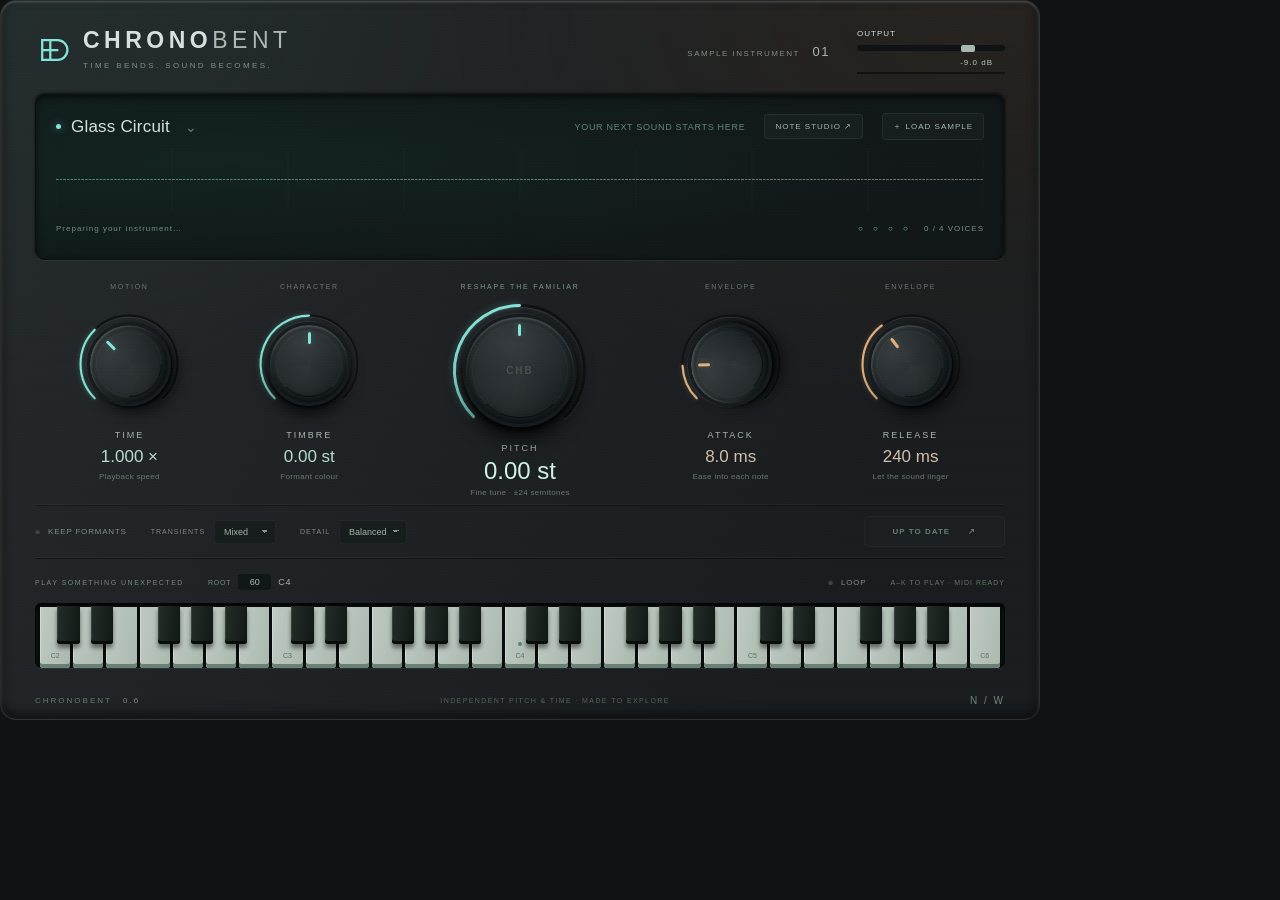
<file: plugin/resources/web/index.html>
<!doctype html>
<!-- SPDX-License-Identifier: MIT; Copyright (c) 2026 Nicolas Wehmeyer -->
<html lang="en"><head><meta charset="utf-8"><meta name="viewport" content="width=device-width,initial-scale=1"><meta http-equiv="Content-Security-Policy" content="default-src 'none'; script-src 'self'; style-src 'self' 'unsafe-inline'; img-src 'self' data:; font-src 'self'"><title>ChronoBent · Sample instrument</title><link rel="stylesheet" href="style.css"></head>
<body><main class="chassis">
<header><div class="brand"><svg viewBox="0 0 40 40" aria-hidden="true"><path d="M8 9h17a11 11 0 0 1 0 22H8V9zm0 11h18M17 9v22"/></svg><div><h1>CHRONO<span>BENT</span></h1><p>TIME BENDS. SOUND BECOMES.</p></div></div><div class="top-right"><span class="edition">SAMPLE INSTRUMENT <b>01</b></span><div class="output"><label for="gain">OUTPUT</label><input id="gain" type="range" min="0" max="1" step=".001" aria-label="Output gain"><output id="gain-value">−9.0 dB</output><div class="meter"><i id="meter"></i></div></div></div></header>
<section class="display" aria-label="Sample and waveform"><div class="display-top"><div class="sample-name"><span class="signal-dot"></span><button id="presets" aria-haspopup="true" aria-expanded="false"><span id="sample-name">Glass Circuit</span><span class="chevron">⌄</span></button><div id="preset-menu" hidden><button data-preset="0">01 <b>Glass Circuit</b><small>Bright · crystalline</small></button><button data-preset="1">02 <b>Soft Current</b><small>Warm · sustained</small></button><button data-preset="2">03 <b>Copper Bloom</b><small>Textured · percussive</small></button></div></div><div class="sample-meta"><span id="sample-meta">YOUR NEXT SOUND STARTS HERE</span><button id="tune" class="quiet" disabled title="Tune a recorded solo voice or melody">NOTE STUDIO ↗</button><button id="load" class="quiet">＋ LOAD SAMPLE</button></div></div><canvas id="waveform" width="1800" height="180" aria-label="Sample waveform"></canvas><div class="display-bottom"><span id="status" role="status">Preparing your instrument…</span><span id="progress-text"></span><span class="voice-display"><i id="voice-dots">○ ○ ○ ○</i> <span id="voice-count">0 / 4 VOICES</span></span></div><div class="progress"><i id="progress"></i></div></section>
<section class="controls" aria-label="Sound controls"><div class="knob-unit" data-param="1"><div class="section-label">MOTION</div><div class="knob" role="slider" tabindex="0" aria-label="Time"><svg class="arc" viewBox="0 0 120 120"><path class="track"/><path class="fill"/></svg><div class="dial"><i></i></div></div><label>TIME</label><input class="value" aria-label="Time value"><small>Playback speed</small></div><div class="knob-unit" data-param="2"><div class="section-label">CHARACTER</div><div class="knob" role="slider" tabindex="0" aria-label="Timbre"><svg class="arc" viewBox="0 0 120 120"><path class="track"/><path class="fill"/></svg><div class="dial"><i></i></div></div><label>TIMBRE</label><input class="value" aria-label="Timbre value"><small>Formant colour</small></div><div class="knob-unit hero" data-param="0"><div class="section-label">RESHAPE THE FAMILIAR</div><div class="knob" role="slider" tabindex="0" aria-label="Pitch"><svg class="arc" viewBox="0 0 120 120"><path class="track"/><path class="fill"/></svg><div class="dial"><i></i><span>CHB</span></div></div><label>PITCH</label><input class="value" aria-label="Pitch value"><small>Fine tune · ±24 semitones</small></div><div class="knob-unit warm" data-param="3"><div class="section-label">ENVELOPE</div><div class="knob" role="slider" tabindex="0" aria-label="Attack"><svg class="arc" viewBox="0 0 120 120"><path class="track"/><path class="fill"/></svg><div class="dial"><i></i></div></div><label>ATTACK</label><input class="value" aria-label="Attack value"><small>Ease into each note</small></div><div class="knob-unit warm" data-param="4"><div class="section-label">ENVELOPE</div><div class="knob" role="slider" tabindex="0" aria-label="Release"><svg class="arc" viewBox="0 0 120 120"><path class="track"/><path class="fill"/></svg><div class="dial"><i></i></div></div><label>RELEASE</label><input class="value" aria-label="Release value"><small>Let the sound linger</small></div></section>
<section class="options" aria-label="Instrument settings"><div class="option-group"><button id="formants" class="toggle" aria-pressed="false"><i></i>KEEP FORMANTS</button><label>TRANSIENTS <select id="transients"><option>Smooth</option><option>Crisp</option><option selected>Mixed</option></select></label><label>DETAIL <select id="profile"><option>Compact</option><option selected>Balanced</option><option>Detailed</option></select></label></div><button id="apply" disabled>UP TO DATE <span>↗</span></button></section>
<section class="play" aria-label="Performance keyboard"><div class="keyboard-top"><div><span class="tiny-title">PLAY SOMETHING UNEXPECTED</span><label class="root-label">ROOT <input id="root" type="number" min="24" max="103" value="60" aria-label="Root MIDI note"><span id="root-name">C4</span></label></div><div><button id="loop" class="toggle" aria-pressed="false"><i></i>LOOP</button><span class="keyboard-hint">A–K TO PLAY · MIDI READY</span></div></div><div id="keyboard" aria-label="Four-octave MIDI keyboard"></div></section>
<footer><span class="footer-brand">CHRONOBENT <b>0.6</b></span><span id="notice">INDEPENDENT PITCH & TIME · MADE TO EXPLORE</span><span class="footer-mark">N / W</span></footer>
</main><script src="controls.js"></script><script src="script.js"></script></body></html>
</file>
<file: plugin/resources/web/style.css>
/* SPDX-License-Identifier: MIT; Copyright (c) 2026 Nicolas Wehmeyer */
:root{color-scheme:dark;--teal:#83e4d7;--amber:#dfaf80;--muted:#788181;--ink:#d8dfdc;--accent:var(--teal);font-family:-apple-system,BlinkMacSystemFont,"Segoe UI",sans-serif;font-size:12px;font-weight:450}*{box-sizing:border-box}body{margin:0;background:#101213;color:var(--ink);overflow:hidden;user-select:none}button,input,select{font:inherit;color:inherit}button{cursor:pointer}button:focus-visible,input:focus-visible,select:focus-visible,[tabindex]:focus-visible{outline:2px solid var(--teal);outline-offset:4px}button{border:0}button:disabled{cursor:default}button:active:not(:disabled){transform:translateY(1px)}.chassis{width:1040px;height:720px;padding:28px 34px 0;position:relative;overflow:hidden;background:radial-gradient(ellipse at 1% 0%,#23353365,transparent 40%),radial-gradient(ellipse at 95% 0%,#3c2c1e55,transparent 40%),linear-gradient(115deg,#25292b,#202325 35%,#1a1d1f 80%);border:1px solid #4b505044;border-radius:16px;box-shadow:inset 0 2px 2px #c0c9c92a,inset 0 -5px 12px #0009,inset 2px 0 3px #ffffff10,inset -2px 0 3px #ffffff10}.chassis:after{content:"";pointer-events:none;position:absolute;inset:0;background:repeating-linear-gradient(0deg,#ffffff03 0px,#ffffff03 1px,transparent 1px,transparent 3px);opacity:.45}header{height:65px;display:flex;justify-content:space-between;align-items:flex-start}.brand{display:flex;align-items:center;gap:12px}.brand svg{width:36px;height:36px;fill:none;stroke:var(--teal);stroke-width:2.5}.brand h1{font-size:23px;letter-spacing:4.5px;line-height:1;margin:0;font-weight:650}.brand h1 span{font-weight:250;color:#aeb8b4}.brand p{font-size:8px;letter-spacing:2.4px;color:#7d908b;margin:9px 0 0}.top-right{display:flex;align-items:center;gap:27px}.edition{font-size:8px;letter-spacing:1.5px;color:#818c89}.edition b{font-size:13px;margin-left:9px;color:#a7b7b1;font-weight:450}.output{display:grid;grid-template-columns:1fr auto;gap:5px 12px;width:148px;font-size:8px;letter-spacing:1px}.output output{text-align:right;color:#b7c1bc;font-variant-numeric:tabular-nums}.output input{grid-column:span 2;width:100%;height:6px;margin:2px 0;background:#0f1112;border-radius:8px;-webkit-appearance:none}.output input::-webkit-slider-thumb{-webkit-appearance:none;background:#a5b7b0;width:14px;height:7px;border-radius:2px}.meter{height:2px;background:#101211;grid-column:span 2}.meter i{display:block;width:0;height:100%;background:var(--teal);box-shadow:0 0 7px #83e4d777;transition:width .08s}.display{height:166px;position:relative;border-radius:9px;padding:18px 20px 12px;background:radial-gradient(ellipse at 20% 40%,#18343155,transparent 70%),linear-gradient(135deg,#101b1b,#121719 75%);border:1px solid #0b1011;box-shadow:0 1px 0 #ffffff13,0 -1px 3px #0009,inset 0 2px 6px #0009}.display-top,.display-bottom{display:flex;align-items:center;justify-content:space-between;position:relative;z-index:2}.display-top{z-index:3}.sample-name{display:flex;align-items:center;gap:10px}.signal-dot{width:5px;height:5px;background:var(--teal);border-radius:50%;box-shadow:0 0 8px #83e4d788}.sample-name>button{font-size:17px;background:none;padding:0;font-weight:480;letter-spacing:.2px}.chevron{font-size:14px;margin-left:15px;color:#637c77}.sample-meta{display:flex;align-items:center;gap:19px;color:#63837c;font-size:9px;letter-spacing:.7px}.quiet{background:#d3fff507;color:#a2b8b1;border:1px solid #aaccc817;border-radius:4px;padding:7px 10px;font-size:8px;letter-spacing:1px}.quiet:hover{background:#d3fff515}.display canvas{width:100%;height:79px;display:block}.display-bottom{font-size:8px;letter-spacing:1px;color:#6f8e86;height:19px}.voice-display{display:flex;gap:12px;align-items:center}.voice-display i{font-style:normal;letter-spacing:4px;color:var(--teal)}.voice-display span{font-size:8px;color:#739087}.progress{position:absolute;left:0;right:0;bottom:0;height:2px;overflow:hidden;border-radius:0 0 8px 8px}.progress i{display:block;width:0;height:100%;background:var(--teal);transition:width .2s}#preset-menu{position:absolute;top:30px;left:0;min-width:255px;padding:7px;background:#1a2425;border:1px solid #526862;border-radius:8px;box-shadow:0 15px 30px #0008;z-index:20}#preset-menu button{display:block;width:100%;text-align:left;background:none;padding:12px;border-radius:4px;color:#73958a;font-size:9px}#preset-menu button:hover{background:#84e4d714}#preset-menu b{font-size:13px;color:#d1ded7;font-weight:500;margin-left:11px}#preset-menu small{display:block;margin:5px 0 0 25px;color:#8b9f96}.controls{display:grid;grid-template-columns:1fr 1fr 1.36fr 1fr 1fr;height:245px;padding:23px 9px 0;gap:9px}.knob-unit{display:flex;align-items:center;flex-direction:column;position:relative}.section-label{font-size:7px;color:#6c7774;letter-spacing:1.7px;height:24px;white-space:nowrap}.knob{position:relative;width:114px;height:114px;cursor:ns-resize;touch-action:none;flex-shrink:0}.arc{position:absolute;inset:0;width:100%;height:100%;overflow:visible;fill:none;stroke-width:2.3;stroke-linecap:round}.arc .track{stroke:#0f1314;filter:drop-shadow(0 1px 0 #ffffff17)}.arc .fill{stroke:var(--accent);filter:drop-shadow(0 0 3px #83e4d755)}.dial{position:absolute;inset:13%;border-radius:50%;background:radial-gradient(circle at 40% 25%,#343a3d,#252b2e 48%,#171c1f 80%);box-shadow:0 10px 13px #0009,0 2px 3px #000d,-1px -1px 1px #69726d44,inset 0 2px 2px #b2b8af40,inset 0 -3px 6px #0a0e10,inset 2px 0 2px #50595144;border:3px solid #151b1e;transform:rotate(var(--rotation,-135deg))}.dial:before{content:"";position:absolute;inset:6px;border-radius:50%;border:1px solid #9eaea810;border-bottom-color:#0008;background:conic-gradient(from 12deg,#ffffff04,transparent,#ffffff07,transparent,#ffffff04)}.dial i{position:absolute;top:7px;left:calc(50% - 1.5px);height:12px;width:3px;background:var(--accent);border-radius:2px;box-shadow:0 0 7px #83e4d744}.hero .knob{width:153px;height:153px;margin-top:-13px}.hero .section-label{color:#7c9590;height:24px;letter-spacing:1.8px}.hero .dial{box-shadow:0 12px 18px #000b,0 3px 5px #000d,-1px -1px 1px #69726d44,inset 0 2px 2px #b2b8af40,inset 0 -3px 8px #0a0e10}.hero .dial span{position:absolute;inset:0;display:grid;place-items:center;font-size:10px;letter-spacing:2px;color:#48534f;font-weight:650;transform:rotate(calc(-1 * var(--rotation,-135deg)))}.knob-unit>label{font-size:9px;letter-spacing:2px;margin-top:9px;color:#a7b4ae;font-weight:500}.knob-unit .value{border:0;background:transparent;text-align:center;padding:0;width:105px;font-size:17px;font-weight:350;color:#b9dcd0;margin-top:7px;outline-offset:1px;font-variant-numeric:tabular-nums}.knob-unit small{font-size:8px;letter-spacing:.3px;color:#697871;margin-top:5px}.hero>label{margin-top:-4px}.hero .value{font-size:24px;margin-top:4px;color:#cef3e7;width:160px}.hero small{margin-top:3px}.warm{--accent:var(--amber)}.warm .value{color:#d4bfa8}.warm .arc .fill{filter:drop-shadow(0 0 3px #dfaf8044)}.warm .dial i{box-shadow:0 0 7px #dfaf8044}.options{height:53px;display:flex;align-items:center;justify-content:space-between;border-top:1px solid #0005;border-bottom:1px solid #ffffff09;box-shadow:0 -1px 0 #ffffff08,0 1px 0 #0006}.option-group{display:flex;gap:24px;align-items:center}.toggle{display:inline-flex;align-items:center;gap:8px;font-size:8px;letter-spacing:.8px;background:transparent;padding:6px 0;color:#7f8d86}.toggle i{display:block;width:5px;height:5px;border-radius:50%;background:#424d48;box-shadow:inset 0 1px 2px #0009}.toggle[aria-pressed=true]{color:#c2d8cd}.toggle[aria-pressed=true] i{background:var(--teal);box-shadow:0 0 7px #83e4d766}.options label{font-size:7px;letter-spacing:1px;color:#7c8882;display:flex;gap:9px;align-items:center}select{border:1px solid #ffffff0b;background:#161d1c;border-radius:4px;padding:6px 19px 6px 9px;font-size:9px;color:#a4b3a9;max-width:105px}.options #apply{background:linear-gradient(#80bbad,#68988c);border:1px solid #b7e7d940;border-radius:5px;padding:10px 15px;font-size:8px;letter-spacing:1px;color:#112a22;box-shadow:0 2px 4px #0006;font-weight:650;min-width:141px}#apply span{margin-left:15px}#apply:disabled{color:#687c72;background:#ffffff03;border-color:#ffffff08;box-shadow:none}.play{height:123px;padding-top:15px}.keyboard-top{display:flex;justify-content:space-between;align-items:center;height:18px;margin-bottom:12px}.keyboard-top>div{display:flex;align-items:center;gap:24px}.tiny-title{font-size:7px;letter-spacing:1.5px;color:#778980}.root-label{display:flex;align-items:center;gap:7px;font-size:7px;color:#768b7f;letter-spacing:.8px}#root{width:33px;border:0;border-radius:3px;background:#101817;padding:3px;font-size:9px;text-align:center;color:#adbbb2;-webkit-appearance:textfield}#root::-webkit-inner-spin-button{-webkit-appearance:none}.root-label span{color:#a0b6a7;font-size:9px}.keyboard-hint{font-size:7px;color:#617568;letter-spacing:1px}#keyboard{height:65px;position:relative;display:flex;padding:4px 5px 0;border-radius:6px;background:#0c100f;box-shadow:inset 0 2px 4px #000,0 1px 0 #ffffff10;gap:3px;overflow:hidden}.key{flex:1;border-radius:0 0 3px 3px;background:linear-gradient(100deg,#bfcac2,#aab9af);box-shadow:inset 0 -4px 0 #6a8072,inset 1px 0 0 #e6f4e666,0 1px 3px #0009;position:relative;padding:0;color:#597061;font-size:7px;touch-action:none}.key span{position:absolute;bottom:9px;left:0;right:0}.key.black{position:absolute;top:3px;width:2.3%;height:38px;z-index:2;flex:none;background:linear-gradient(95deg,#242e29,#101915);box-shadow:inset 0 -3px 0 #070e0a,inset 1px 0 0 #6d837244,0 4px 4px #0007;border-radius:0 0 3px 3px}.key.active{background:linear-gradient(#b7f9e0,#6ecfae);box-shadow:inset 0 -3px 0 #4a9f7e,0 0 10px #80e4ca44}.key.black.active{background:linear-gradient(#548f76,#245e44)}.key.root:after{position:absolute;content:"";bottom:22px;left:calc(50% - 2px);width:4px;height:4px;border-radius:50%;background:#488b6c}footer{height:39px;display:flex;align-items:center;justify-content:space-between;font-size:7px;letter-spacing:1.4px;color:#526359}.footer-brand{color:#647a6c;letter-spacing:2px;font-size:8px}.footer-brand b{font-weight:500;color:#788d7e;margin-left:7px}.footer-mark{font-size:10px;letter-spacing:2px;color:#728376}#notice.error{color:#e0af84}.dirty #status{color:var(--amber)}

select{-webkit-appearance:none;appearance:none;background-image:linear-gradient(45deg,transparent 50%,#7d9185 50%),linear-gradient(135deg,#7d9185 50%,transparent 50%);background-position:calc(100% - 10px) 50%,calc(100% - 7px) 50%;background-size:3px 3px;background-repeat:no-repeat}
</file>
